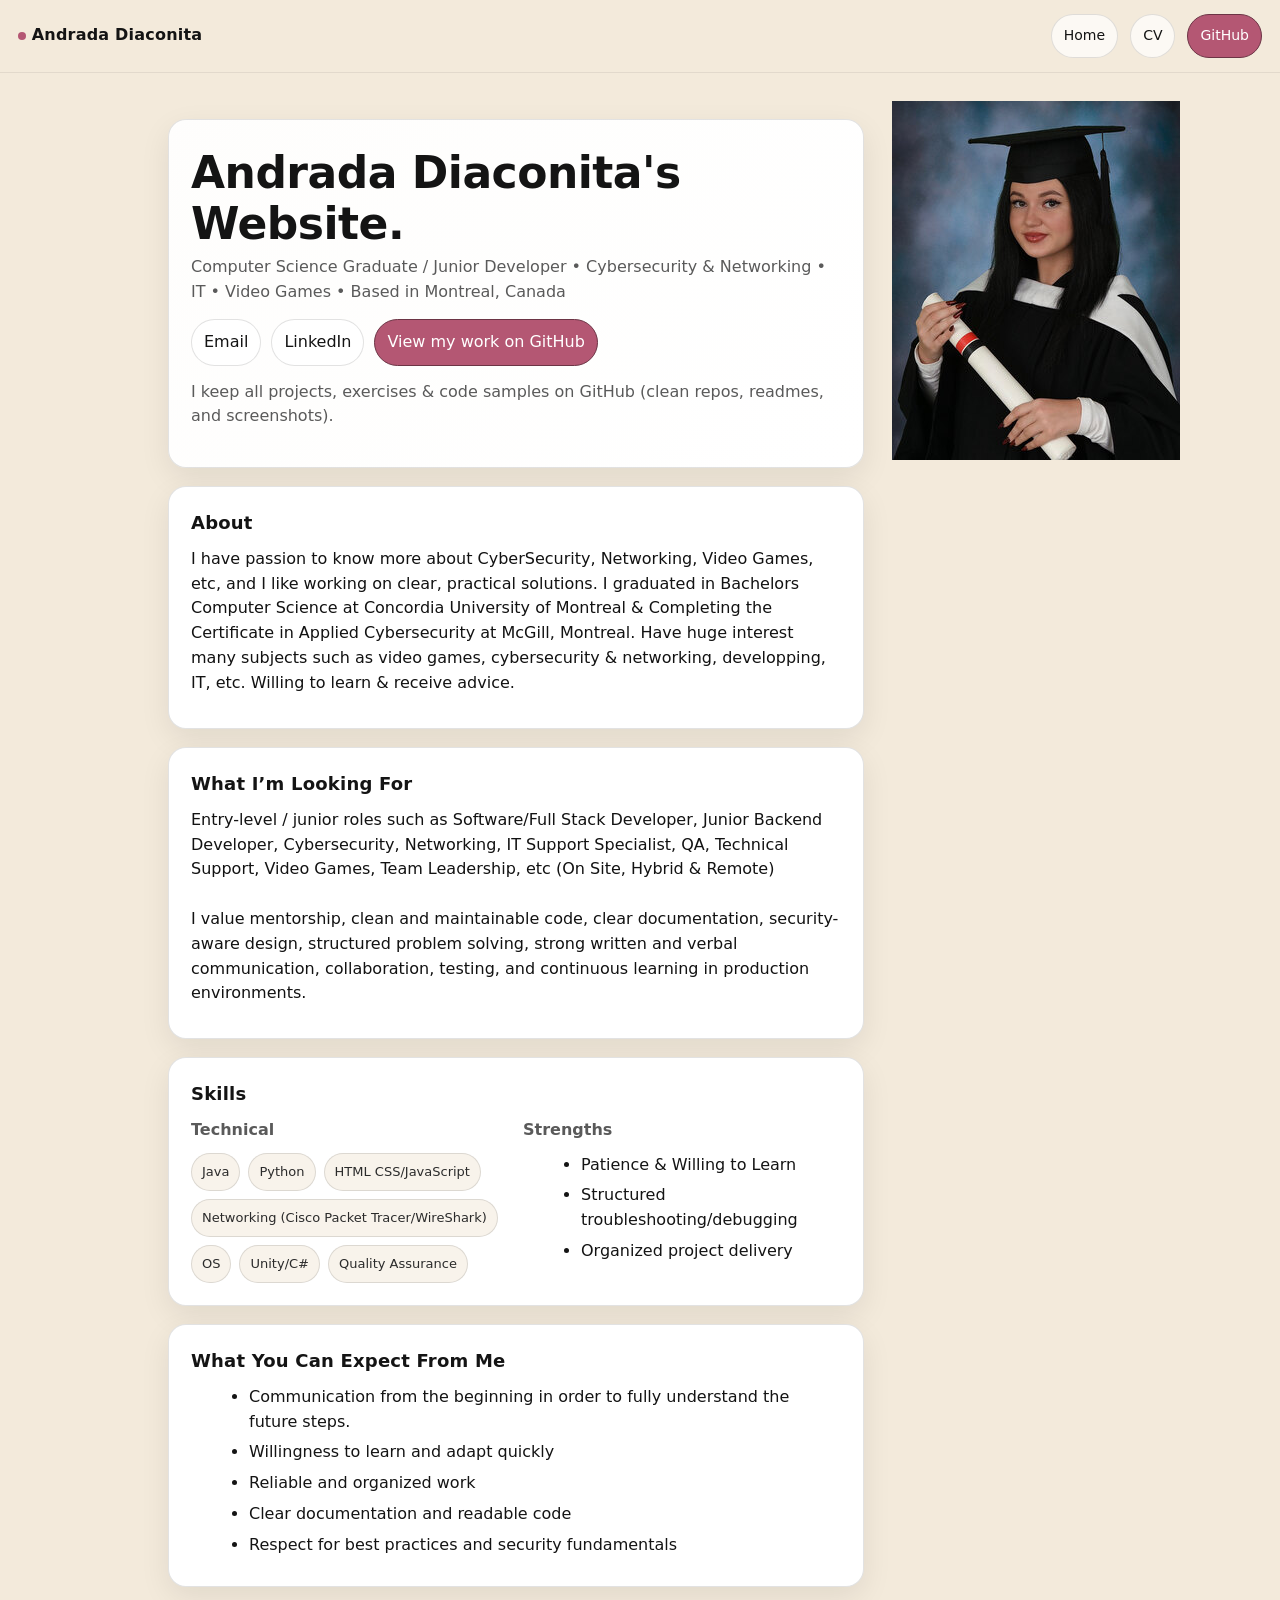
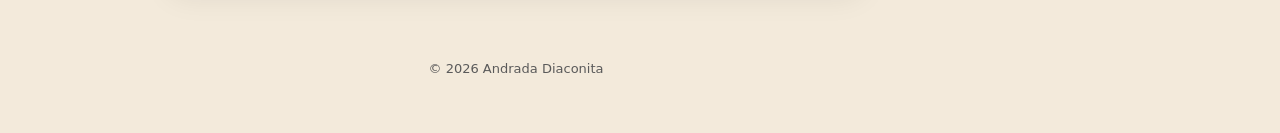
<file: index.html>
<!doctype html>
<html lang="en">
<head>
  <meta charset="utf-8" />
  <meta http-equiv="refresh" content="0; url=app.html" />
  <meta name="viewport" content="width=device-width, initial-scale=1" />
  <title>Redirecting…</title>
</head>
<body>
  <p>If you are not redirected, <a href="app.html">click here</a>.</p>
</body>
</html>
</file>
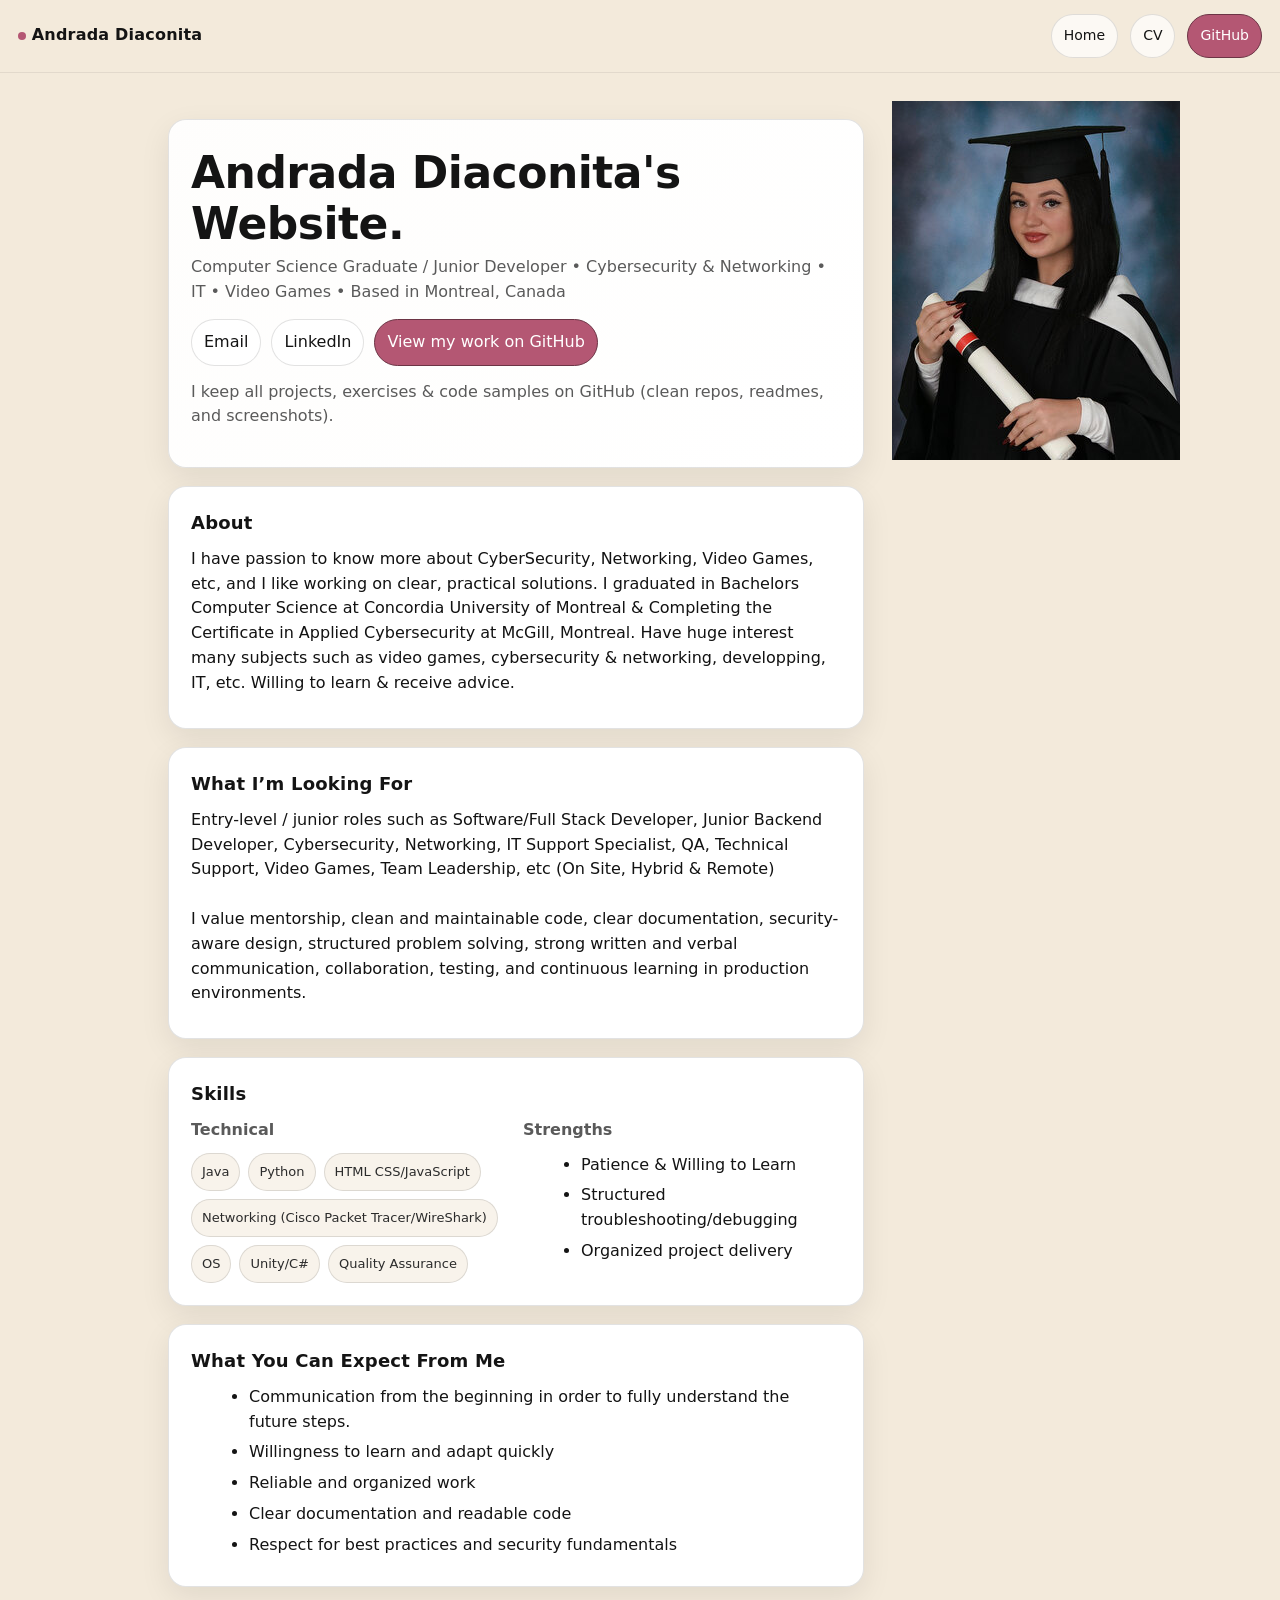
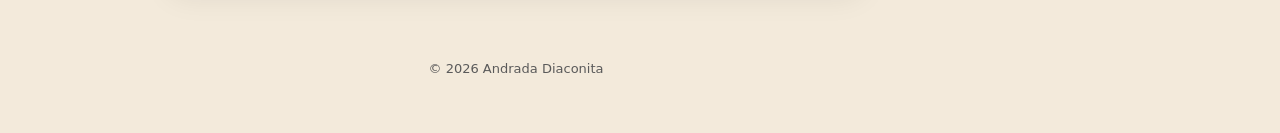
<file: app.html>
<!DOCTYPE html>
<html lang="en">
<head>
  <meta charset="UTF-8" />
  <meta name="viewport" content="width=device-width, initial-scale=1.0"/>
  <title>Andrada Diaconita — Portfolio</title>
  
  <link rel="stylesheet" href="styles.css">
</head>

<body>
  <header class="nav">
    <div class="brand"><span class="dot"></span> Andrada Diaconita</div>
    <nav class="nav-links">
      <a class="pill" href="app.html">Home</a>
      <a class="pill" href="cv.html">CV</a>
      
      <a class="pill cta" href="https://github.com/AndradaDiaconita" target="_blank" rel="noopener">GitHub</a>
    </nav>
  </header>

  <main class="wrap layout">

<div class="main-content">
    <section class="card hero">
      <h1>Andrada Diaconita's Website.</h1>
      <p class="subtitle">Computer Science Graduate / Junior Developer • Cybersecurity & Networking • IT • Video Games • Based in Montreal, Canada</p>

      <div class="quick">
        
        <a class="pill" href="mailto:diaconita.andrada@gmail.com">Email</a>
        <a class="pill" href="https://www.linkedin.com/in/andradaioanadiaconita" target="_blank" rel="noopener">LinkedIn</a>
        <a class="pill cta" href="https://github.com/AndradaDiaconita?tab=repositories" target="_blank" rel="noopener">View my work on GitHub</a>
      </div>

      <p class="muted" style="margin-top:14px;">
        I keep all projects, exercises & code samples on GitHub (clean repos, readmes, and screenshots).
      </p>
    </section>

    <section class="card">
      <h2>About</h2>
      <p>
        
        I have passion to know more about CyberSecurity, Networking, Video Games, etc, and I like working on clear, practical solutions. 
        I graduated in Bachelors Computer Science at Concordia University of Montreal & Completing the Certificate in Applied Cybersecurity at McGill, Montreal. 
        Have huge interest many subjects such as video games, cybersecurity & networking, developping, IT, etc. Willing to learn & receive advice.
      </p>
    </section>

    <section class="card">
      <h2>What I’m Looking For</h2>
    <p>
      Entry-level / junior roles such as Software/Full Stack Developer, Junior Backend Developer, Cybersecurity,
      Networking, IT Support Specialist, QA, Technical Support, Video Games, Team Leadership, etc (On Site, Hybrid & Remote)
      <br><br>
      I value mentorship, clean and maintainable code, clear documentation, security-aware design, structured problem solving,
      strong written and verbal communication, collaboration, testing, and continuous learning in production environments.
    </p>

    </section>


    <section class="card">
      <h2>Skills</h2>
      <div class="grid">
        <div>
          <p class="muted"><strong>Technical</strong></p>
          <div class="badge-row">
            <span class="badge">Java</span>
            <span class="badge">Python</span>
            <span class="badge">HTML CSS/JavaScript</span>
            <span class="badge">Networking (Cisco Packet Tracer/WireShark)</span>
            <span class="badge">OS</span>
            <span class="badge">Unity/C#</span>
            <span class="badge">Quality Assurance</span>
          </div>
        </div>
        <div>
          <p class="muted"><strong>Strengths</strong></p>
          <ul>
            <li>Patience & Willing to Learn</li>
            <li>Structured troubleshooting/debugging</li>
            <li>Organized project delivery</li>
          </ul>
        </div>
      </div>
    </section>

    <section class="card">
      <h2>What You Can Expect From Me</h2>
      <ul>
        <li>Communication from the beginning in order to fully understand the future steps.</li>
        <li>Willingness to learn and adapt quickly</li>
        <li>Reliable and organized work</li>
        <li>Clear documentation and readable code</li>
        <li>Respect for best practices and security fundamentals</li>
      </ul>
    </section>


    </div>

    <div class="side-profile">
      <div class="profile-card">
       <img src="Andrada_Photo_Website.jpg" alt="Photo of Andrada Diaconita">
       <div class="profile-info">
       </div>
      </div>
    </div>


    <div class="footer">
      © <span id="year"></span> Andrada Diaconita
    </div>
  </main>

  <script>
    // Only for the footer year (no bubbles/animations)
    document.getElementById("year").textContent = new Date().getFullYear();
  </script>

  <script src="script.js" defer></script>
</body>
</html>
</file>
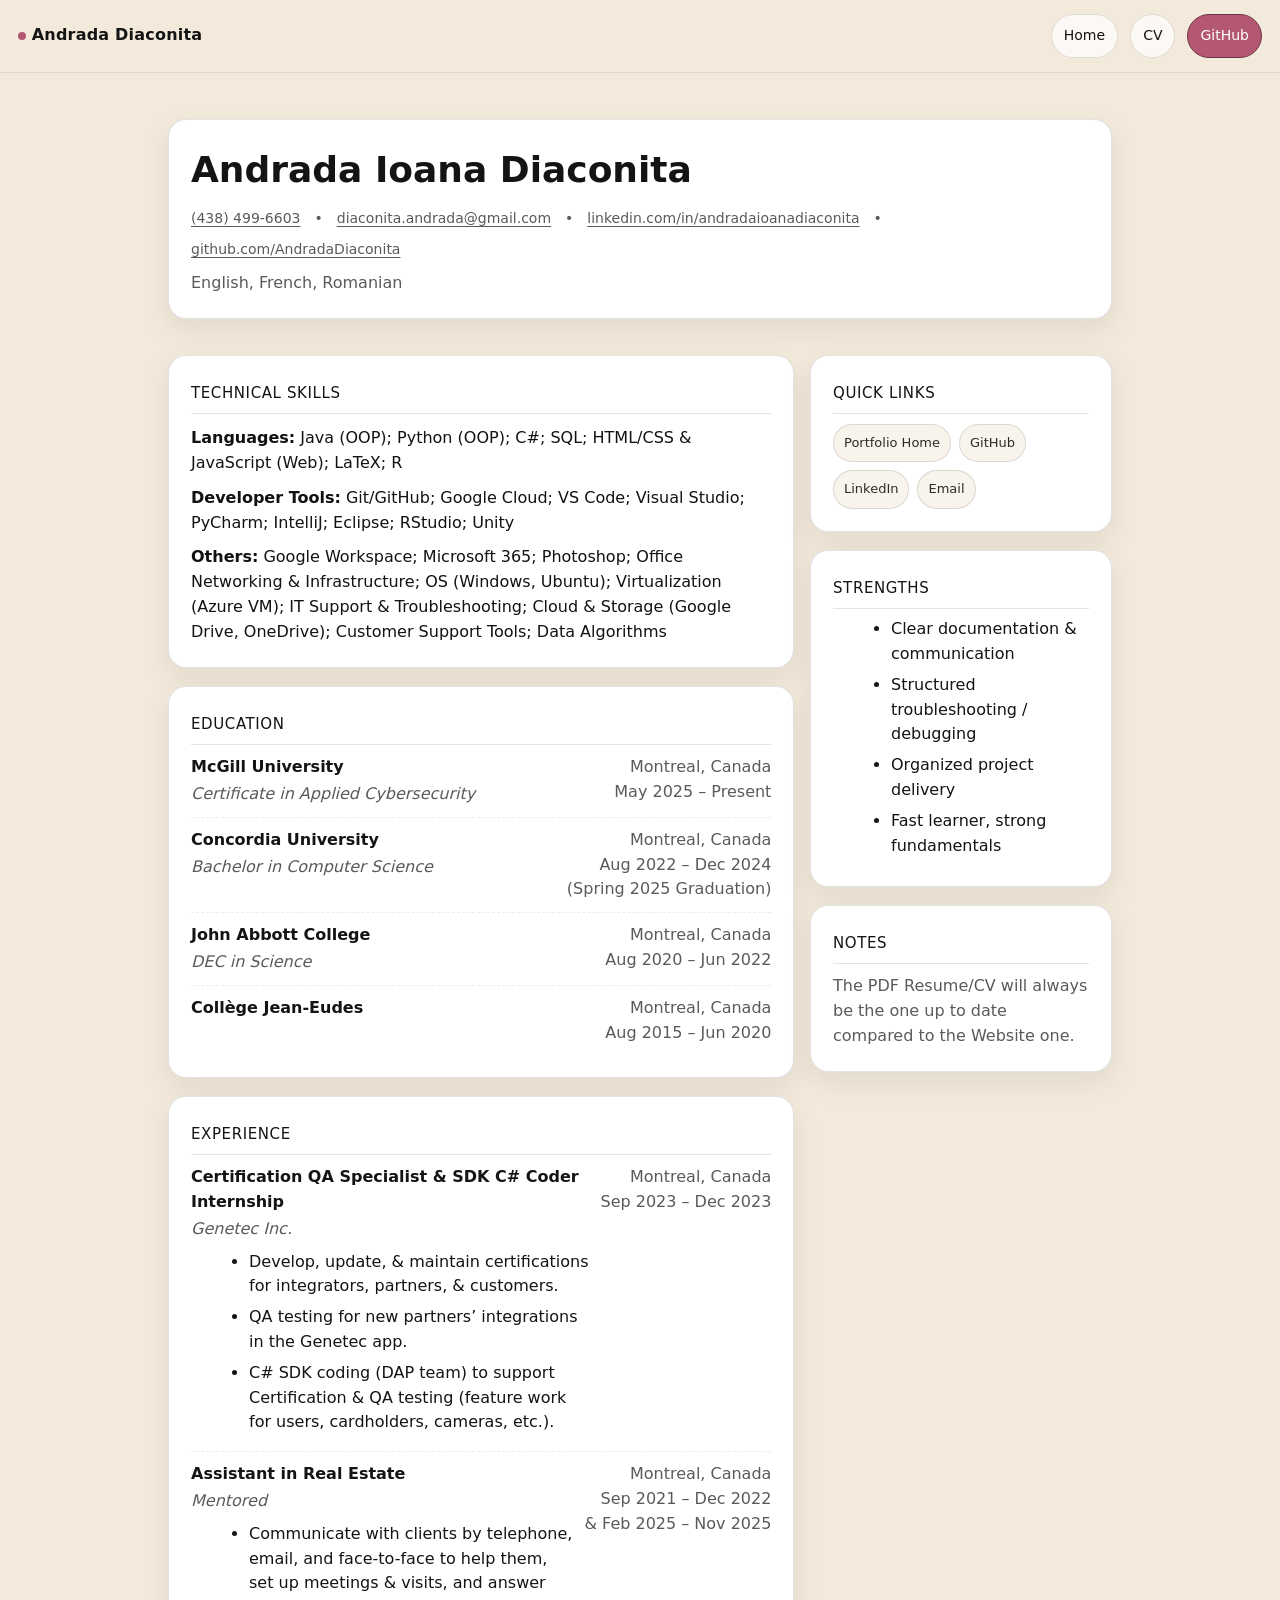
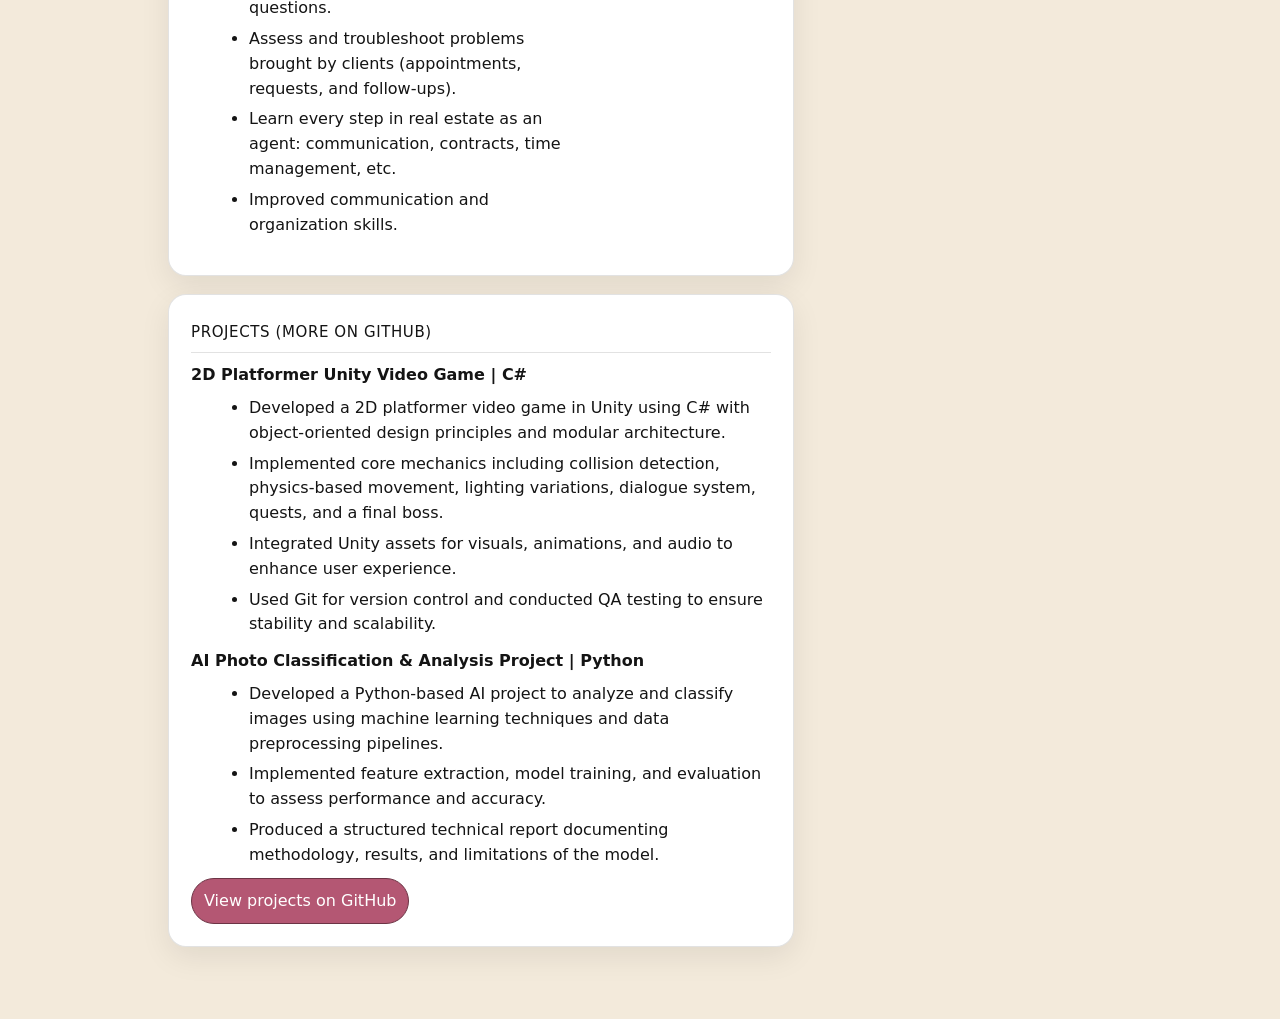
<file: cv.html>
<!DOCTYPE html>
<html lang="en">
<head>
  <meta charset="UTF-8" />
  <meta name="viewport" content="width=device-width, initial-scale=1.0"/>
  <title>CV — Andrada Ioana Diaconita</title>
  <link rel="stylesheet" href="styles.css">
  <style>
    /* CV-specific layout (keeps your existing theme from styles.css) */
    .cv-header h1{ margin:0 0 6px; font-size: clamp(26px, 3.2vw, 36px); }
    .cv-sub{ margin:0; color: var(--muted); }
    .cv-topline{
      display:flex; flex-wrap:wrap; gap:10px 14px;
      margin-top: 10px;
      font-size: 14px;
      color: var(--muted);
    }
    .cv-topline a{ text-decoration: underline; text-underline-offset: 3px; }
    .cv-grid{
      display:grid;
      grid-template-columns: 1.35fr .65fr;
      gap: 16px;
    }
    @media (max-width: 900px){
      .cv-grid{ grid-template-columns: 1fr; }
    }

    .cv-section-title{
      margin-top: 4px;
      font-size: 15px;
      letter-spacing: .6px;
      text-transform: uppercase;
      border-bottom: 1px solid var(--border);
      padding-bottom: 8px;
    }

    .cv-item{
      display:grid;
      grid-template-columns: 1fr auto;
      gap: 12px;
      padding: 10px 0;
      border-bottom: 1px dashed color-mix(in srgb, var(--border) 65%, transparent);
    }
    .cv-item:last-child{ border-bottom: none; }

    .cv-role{ font-weight: 700; }
    .cv-org{ color: var(--muted); font-style: italic; margin-top: 2px; }
    .cv-meta{ color: var(--muted); white-space: nowrap; text-align:right; }

    .cv-bullets{ margin: 8px 0 0 18px; }
    .cv-bullets li{ margin: 6px 0; }

    .tag-row{ display:flex; flex-wrap:wrap; gap:8px; margin-top: 10px; }
    .tag{
      font-size: 13px;
      padding: 8px 10px;
      border-radius: 999px;
      border: 1px solid var(--border);
      background: color-mix(in srgb, var(--bg) 55%, #fff);
      color: var(--accent2);
    }
  </style>
</head>

<body>
  <header class="nav">
    <div class="brand"><span class="dot"></span> Andrada Diaconita</div>
    <nav class="nav-links">
      <a class="pill" href="app.html">Home</a>
      <a class="pill" href="cv.html">CV</a>
      <a class="pill cta" href="https://github.com/AndradaDiaconita" target="_blank" rel="noopener">GitHub</a>
    </nav>
  </header>

  <main class="wrap">

    <!-- Header -->
    <section class="card cv-header">
      <h1>Andrada Ioana Diaconita</h1>

      <p class="cv-topline">
        <span><a href="tel:+14384996603">(438) 499-6603</a></span>
        <span>•</span>
        <span><a href="mailto:diaconita.andrada@gmail.com">diaconita.andrada@gmail.com</a></span>
        <span>•</span>
        <span><a href="https://www.linkedin.com/in/andradaioanadiaconita/" target="_blank" rel="noopener">linkedin.com/in/andradaioanadiaconita</a></span>
        <span>•</span>
        <span><a href="https://github.com/AndradaDiaconita" target="_blank" rel="noopener">github.com/AndradaDiaconita</a></span>
      </p>

      <p class="cv-sub" style="margin-top:10px;">English, French, Romanian</p>
    </section>

    <section class="cv-grid">

      <!-- LEFT COLUMN -->
      <div>

        <!-- Technical Skills -->
        <section class="card">
          <div class="cv-section-title">Technical Skills</div>

          <p style="margin-top:12px;">
            <strong>Languages:</strong> Java (OOP); Python (OOP); C#; SQL; HTML/CSS & JavaScript (Web); LaTeX; R
          </p>
          <p>
            <strong>Developer Tools:</strong> Git/GitHub; Google Cloud; VS Code; Visual Studio; PyCharm; IntelliJ; Eclipse; RStudio; Unity
          </p>
          <p style="margin-bottom:0;">
            <strong>Others:</strong> Google Workspace; Microsoft 365; Photoshop; Office Networking & Infrastructure; OS (Windows, Ubuntu);
            Virtualization (Azure VM); IT Support & Troubleshooting; Cloud & Storage (Google Drive, OneDrive); Customer Support Tools; Data Algorithms
          </p>
        </section>

        <!-- Education -->
        <section class="card">
          <div class="cv-section-title">Education</div>

          <div class="cv-item">
            <div>
              <div class="cv-role">McGill University</div>
              <div class="cv-org">Certificate in Applied Cybersecurity</div>
            </div>
            <div class="cv-meta">Montreal, Canada<br/>May 2025 – Present</div>
          </div>

          <div class="cv-item">
            <div>
              <div class="cv-role">Concordia University</div>
              <div class="cv-org">Bachelor in Computer Science</div>
            </div>
            <div class="cv-meta">Montreal, Canada<br/>Aug 2022 – Dec 2024<br/>(Spring 2025 Graduation)</div>
          </div>

          <div class="cv-item">
            <div>
              <div class="cv-role">John Abbott College</div>
              <div class="cv-org">DEC in Science</div>
            </div>
            <div class="cv-meta">Montreal, Canada<br/>Aug 2020 – Jun 2022</div>
          </div>

          <div class="cv-item">
            <div>
              <div class="cv-role">Collège Jean-Eudes</div>
            </div>
            <div class="cv-meta">Montreal, Canada<br/>Aug 2015 – Jun 2020</div>
          </div>
        </section>

        <!-- Experience -->
        <section class="card">
          <div class="cv-section-title">Experience</div>

          <div class="cv-item">
            <div>
              <div class="cv-role">Certification QA Specialist &amp; SDK C# Coder Internship</div>
              <div class="cv-org">Genetec Inc.</div>
              <ul class="cv-bullets">
                <li>Develop, update, &amp; maintain certifications for integrators, partners, &amp; customers.</li>
                <li>QA testing for new partners’ integrations in the Genetec app.</li>
                <li>C# SDK coding (DAP team) to support Certification &amp; QA testing (feature work for users, cardholders, cameras, etc.).</li>
              </ul>
            </div>
            <div class="cv-meta">Montreal, Canada<br/>Sep 2023 – Dec 2023</div>
          </div>

          <div class="cv-item">
            <div>
              <div class="cv-role">Assistant in Real Estate</div>
              <div class="cv-org">Mentored</div>
              <ul class="cv-bullets">
                <li>Communicate with clients by telephone, email, and face-to-face to help them, set up meetings &amp; visits, and answer questions.</li>
                <li>Assess and troubleshoot problems brought by clients (appointments, requests, and follow-ups).</li>
                <li>Learn every step in real estate as an agent: communication, contracts, time management, etc.</li>
                <li>Improved communication and organization skills.</li>
              </ul>
            </div>
            <div class="cv-meta">Montreal, Canada<br/>Sep 2021 – Dec 2022<br/>&amp; Feb 2025 – Nov 2025</div>
          </div>
        </section>

        <!-- Projects -->
        <section class="card">
          <div class="cv-section-title">Projects (More on GitHub)</div>

          <div style="padding-top: 10px;">
            <div class="cv-role">2D Platformer Unity Video Game | C#</div>
            <ul class="cv-bullets">
              <li>Developed a 2D platformer video game in Unity using C# with object-oriented design principles and modular architecture.</li>
              <li>Implemented core mechanics including collision detection, physics-based movement, lighting variations, dialogue system, quests, and a final boss.</li>
              <li>Integrated Unity assets for visuals, animations, and audio to enhance user experience.</li>
              <li>Used Git for version control and conducted QA testing to ensure stability and scalability.</li>
            </ul>
          </div>

          <div style="padding-top: 6px;">
            <div class="cv-role">AI Photo Classification &amp; Analysis Project | Python</div>
            <ul class="cv-bullets">
              <li>Developed a Python-based AI project to analyze and classify images using machine learning techniques and data preprocessing pipelines.</li>
              <li>Implemented feature extraction, model training, and evaluation to assess performance and accuracy.</li>
              <li>Produced a structured technical report documenting methodology, results, and limitations of the model.</li>
            </ul>
          </div>

          <div style="margin-top:10px;">
            <a class="pill cta" href="https://github.com/AndradaDiaconita?tab=repositories" target="_blank" rel="noopener">View projects on GitHub</a>
          </div>
        </section>

      </div>

      <!-- RIGHT COLUMN -->
      <aside>

        <section class="card">
          <div class="cv-section-title">Quick Links</div>
          <div class="tag-row">
            <a class="tag" href="https://github.com/AndradaDiaconita?tab=repositories">Portfolio Home</a>
            <a class="tag" href="https://github.com/AndradaDiaconita" target="_blank" rel="noopener">GitHub</a>
            <a class="tag" href="https://www.linkedin.com/in/andradaioanadiaconita/" target="_blank" rel="noopener">LinkedIn</a>
            <a class="tag" href="mailto:diaconita.andrada@gmail.com">Email</a>
          </div>
        </section>

        <section class="card">
          <div class="cv-section-title">Strengths</div>
          <ul class="cv-bullets">
            <li>Clear documentation &amp; communication</li>
            <li>Structured troubleshooting / debugging</li>
            <li>Organized project delivery</li>
            <li>Fast learner, strong fundamentals</li>
          </ul>
        </section>

        <section class="card">
          <div class="cv-section-title">Notes</div>
          <p class="muted" style="margin:10px 0 0;">
            The PDF Resume/CV will always be the one up to date compared to the Website one.
          </p>
        </section>

      </aside>
    </section>

  </main>

  <script src="script.js" defer></script>
</body>
</html>
</file>
<file: styles.css>
:root{
      --bg: #f3eadb;         /* beige */
      --card: #ffffff;       /* white */
      --text: #141414;       /* near-black */
      --muted: #5a5a5a;      /* grey */
      --border: rgba(20,20,20,.12);
      --shadow: 0 10px 30px rgba(0,0,0,.08);
      --accent: #b45773;     /* muted rose */
      --accent2:#2b2b2b;     /* black-ish */
      --radius: 18px;
      --max: 980px;
    }

    *{ box-sizing: border-box; }
    html, body{ height: 100%; }
    body{
      margin:0;
      font-family: ui-sans-serif, system-ui, -apple-system, Segoe UI, Roboto, Helvetica, Arial, "Apple Color Emoji","Segoe UI Emoji";
      background: var(--bg);
      color: var(--text);
      line-height: 1.55;
    }

    a{ color: inherit; text-decoration: none; }
    a:hover{ text-decoration: underline; text-decoration-thickness: 2px; }

    .wrap{ max-width: var(--max); margin: 0 auto; padding: 28px 18px 54px; }

    /* Top nav */
    .nav{
      display:flex; align-items:center; justify-content:space-between;
      gap: 14px;
      position: sticky; top: 0;
      backdrop-filter: blur(10px);
      background: color-mix(in srgb, var(--bg) 80%, transparent);
      border-bottom: 1px solid color-mix(in srgb, var(--border) 60%, transparent);
      padding: 14px 18px;
      z-index: 10;
    }
    .brand{ font-weight: 750; letter-spacing: .2px; }
    .nav-links{
      display:flex; gap: 12px; flex-wrap: wrap;
      font-size: 14px;
    }
    .pill{
      display:inline-flex; align-items:center; gap:8px;
      padding: 10px 12px;
      border: 1px solid var(--border);
      border-radius: 999px;
      background: color-mix(in srgb, var(--card) 70%, transparent);
    }
    .pill:hover{ box-shadow: 0 8px 18px rgba(0,0,0,.08); text-decoration:none; }

    .cta{
      background: var(--accent);
      color: #fff;
      border: 1px solid color-mix(in srgb, var(--accent) 60%, #000);
    }

    /* Sections */
    .card{
      background: var(--card);
      border: 1px solid var(--border);
      border-radius: var(--radius);
      box-shadow: var(--shadow);
      padding: 22px;
      margin: 18px 0;
    }
    .hero{
      padding: 28px 22px;
      background: linear-gradient(
        135deg,
        color-mix(in srgb, var(--card) 92%, var(--bg)),
        color-mix(in srgb, var(--card) 86%, #fff)
      );
    }
    .hero h1{
      margin:0 0 6px;
      font-size: clamp(28px, 4vw, 44px);
      line-height: 1.15;
      letter-spacing: -0.5px;
    }
    .subtitle{
      margin: 0;
      color: var(--muted);
      font-size: 16px;
    }
    .quick{
      display:flex; gap: 10px; flex-wrap: wrap;
      margin-top: 14px;
    }

    h2{
      margin: 0 0 10px;
      font-size: 18px;
      letter-spacing: .2px;
    }
    p{ margin: 0 0 10px; color: color-mix(in srgb, var(--text) 92%, #000); }
    .muted{ color: var(--muted); }

    .grid{
      display:grid;
      grid-template-columns: 1fr 1fr;
      gap: 14px;
    }
    @media (max-width: 780px){
      .grid{ grid-template-columns: 1fr; }
    }

    ul{ margin: 8px 0 0 18px; }
    li{ margin: 6px 0; }

    .badge-row{ display:flex; flex-wrap:wrap; gap:8px; margin-top: 8px; }
    .badge{
      font-size: 13px;
      padding: 8px 10px;
      border-radius: 999px;
      border: 1px solid var(--border);
      background: color-mix(in srgb, var(--bg) 55%, #fff);
      color: var(--accent2);
    }

    .footer{
      margin-top: 26px;
      text-align:center;
      color: var(--muted);
      font-size: 13px;
    }

    /* tiny icon */
    .dot{
      width:8px; height:8px; border-radius: 999px; display:inline-block;
      background: var(--accent);
    }

/* --- enhancements: scroll reveal + subtle motion --- */
.reveal{
  opacity: 0;
  transform: translateY(14px);
  transition: opacity .75s ease, transform .75s ease;
  will-change: opacity, transform;
}
.reveal.is-visible{
  opacity: 1;
  transform: translateY(0);
}

/* Ensure common blocks get reveal if not already styled */
section, .section, .card, .panel{
  scroll-margin-top: 90px;
}

/* Reduced motion accessibility */
@media (prefers-reduced-motion: reduce){
  html{ scroll-behavior:auto !important; }
  .reveal{ transition:none !important; transform:none !important; opacity:1 !important; }
}

/* === Two-column layout === */
.layout{
  display: grid;
  grid-template-columns: minmax(0, 1fr) 220px;
  gap: 28px;
  align-items: start;
}

/* Left column */
.main-content{
  grid-column: 1;
}

/* Right sticky profile */
.side-profile{
  grid-column: 2;
  position: sticky;
  top: 90px;
}

/* Hide on mobile */
@media (max-width: 900px){
  .layout{
    grid-template-columns: 1fr;
  }
  .side-profile{
    display: none;
  }
}

.card:hover{
  transform: translateY(-2px);
  transition: transform .2s ease;
}
</file>
